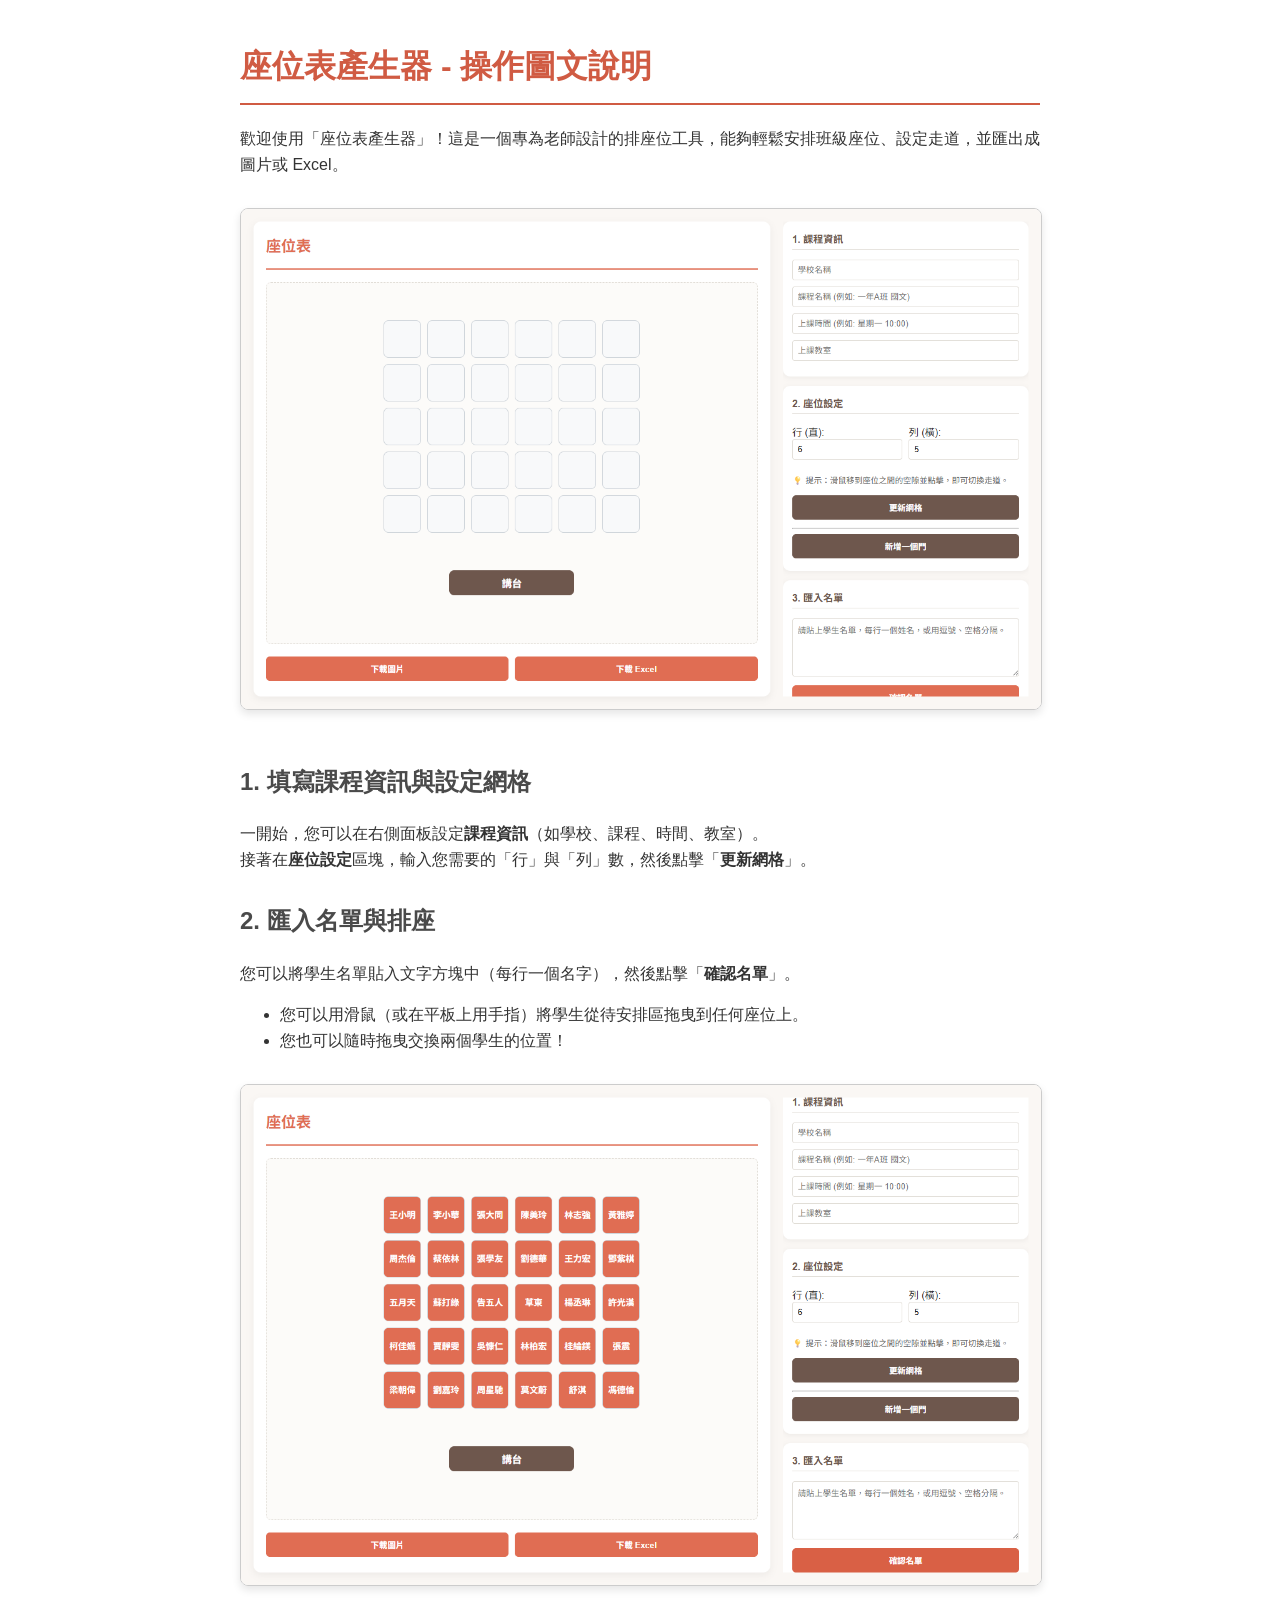
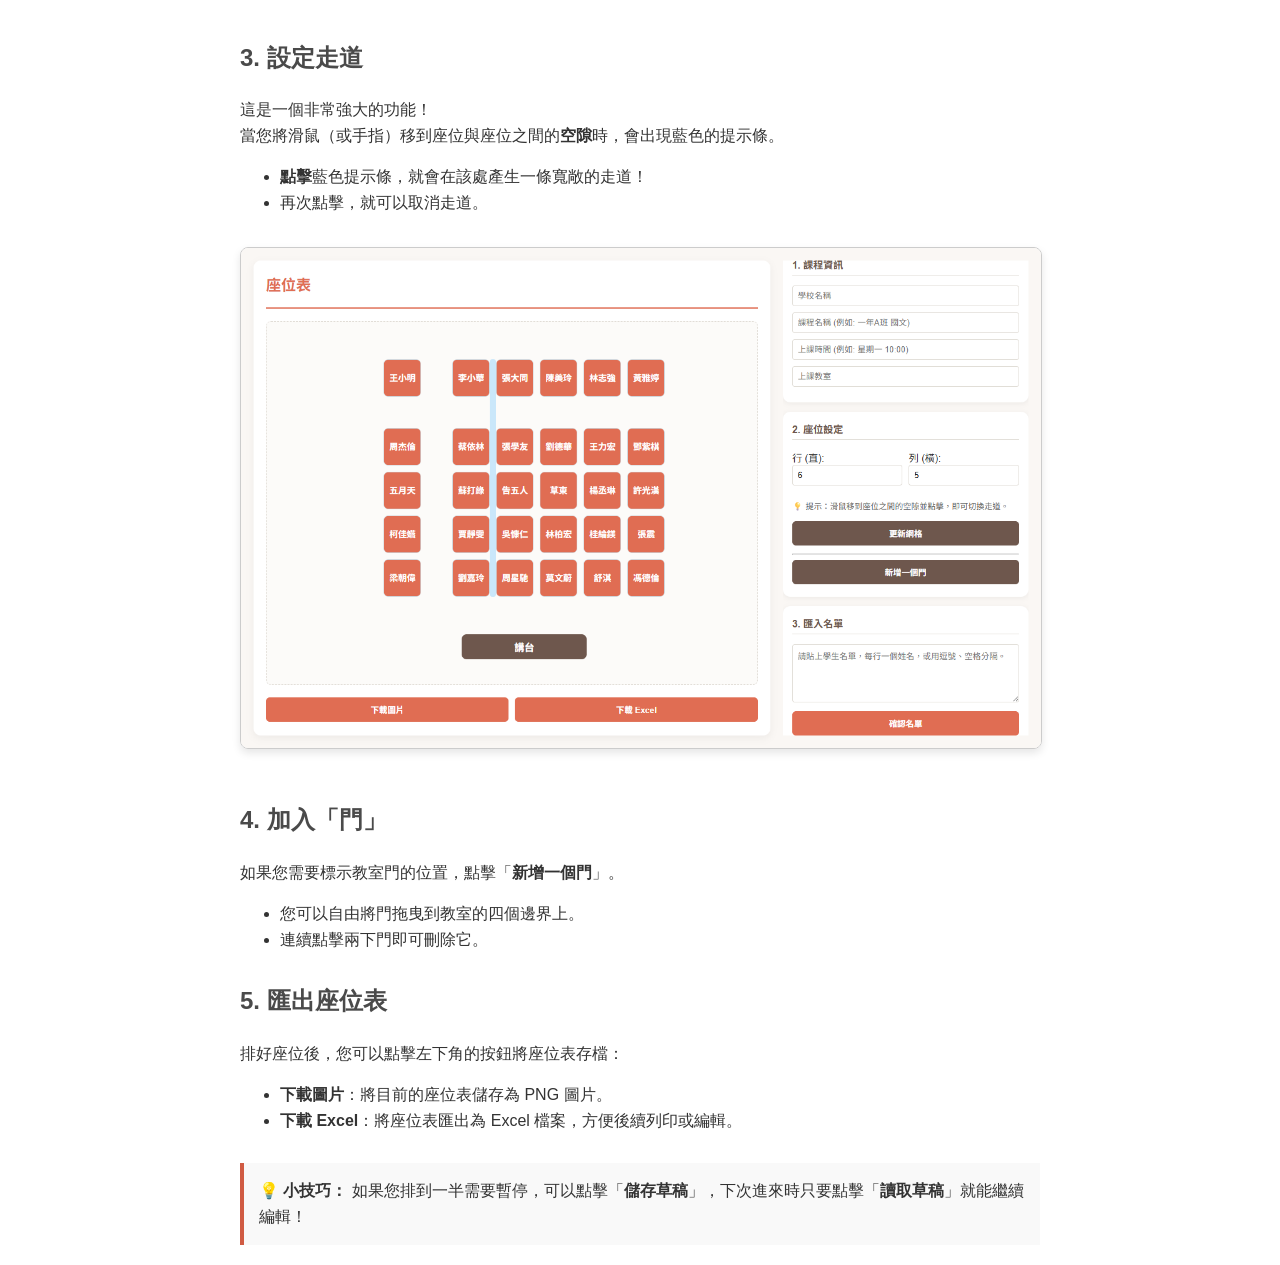
<file: manual.html>
<!DOCTYPE html>
<html lang="zh-TW">
<head>
    <meta charset="UTF-8">
    <title>座位表產生器 - 操作圖文說明</title>
    <style>
        body { font-family: 'Segoe UI', Tahoma, Geneva, Verdana, sans-serif; line-height: 1.6; color: #333; max-width: 800px; margin: 0 auto; padding: 20px; }
        h1 { color: #d05b43; border-bottom: 2px solid #d05b43; padding-bottom: 10px; }
        h2 { color: #4a4a4a; margin-top: 30px; }
        img { max-width: 100%; border: 1px solid #ccc; border-radius: 8px; margin: 15px 0; box-shadow: 0 4px 8px rgba(0,0,0,0.1); }
        .tip { background-color: #f9f9f9; border-left: 4px solid #d05b43; padding: 15px; margin-top: 30px; }
    </style>
</head>
<body>
    <h1>座位表產生器 - 操作圖文說明</h1>
    <p>歡迎使用「座位表產生器」！這是一個專為老師設計的排座位工具，能夠輕鬆安排班級座位、設定走道，並匯出成圖片或 Excel。</p>
    
    <img src="docs/ui_main.png" alt="系統首頁">

    <h2>1. 填寫課程資訊與設定網格</h2>
    <p>一開始，您可以在右側面板設定<strong>課程資訊</strong>（如學校、課程、時間、教室）。<br>
    接著在<strong>座位設定</strong>區塊，輸入您需要的「行」與「列」數，然後點擊「<strong>更新網格</strong>」。</p>

    <h2>2. 匯入名單與排座</h2>
    <p>您可以將學生名單貼入文字方塊中（每行一個名字），然後點擊「<strong>確認名單</strong>」。</p>
    <ul>
        <li>您可以用滑鼠（或在平板上用手指）將學生從待安排區拖曳到任何座位上。</li>
        <li>您也可以隨時拖曳交換兩個學生的位置！</li>
    </ul>
    
    <img src="docs/ui_students.png" alt="安排學生">

    <h2>3. 設定走道</h2>
    <p>這是一個非常強大的功能！<br>
    當您將滑鼠（或手指）移到座位與座位之間的<strong>空隙</strong>時，會出現藍色的提示條。</p>
    <ul>
        <li><strong>點擊</strong>藍色提示條，就會在該處產生一條寬敞的走道！</li>
        <li>再次點擊，就可以取消走道。</li>
    </ul>
    
    <img src="docs/ui_gaps.png" alt="設定走道">

    <h2>4. 加入「門」</h2>
    <p>如果您需要標示教室門的位置，點擊「<strong>新增一個門</strong>」。</p>
    <ul>
        <li>您可以自由將門拖曳到教室的四個邊界上。</li>
        <li>連續點擊兩下門即可刪除它。</li>
    </ul>

    <h2>5. 匯出座位表</h2>
    <p>排好座位後，您可以點擊左下角的按鈕將座位表存檔：</p>
    <ul>
        <li><strong>下載圖片</strong>：將目前的座位表儲存為 PNG 圖片。</li>
        <li><strong>下載 Excel</strong>：將座位表匯出為 Excel 檔案，方便後續列印或編輯。</li>
    </ul>

    <div class="tip">
        <strong>💡 小技巧：</strong> 如果您排到一半需要暫停，可以點擊「<strong>儲存草稿</strong>」，下次進來時只要點擊「<strong>讀取草稿</strong>」就能繼續編輯！
    </div>
</body>
</html>
</file>
